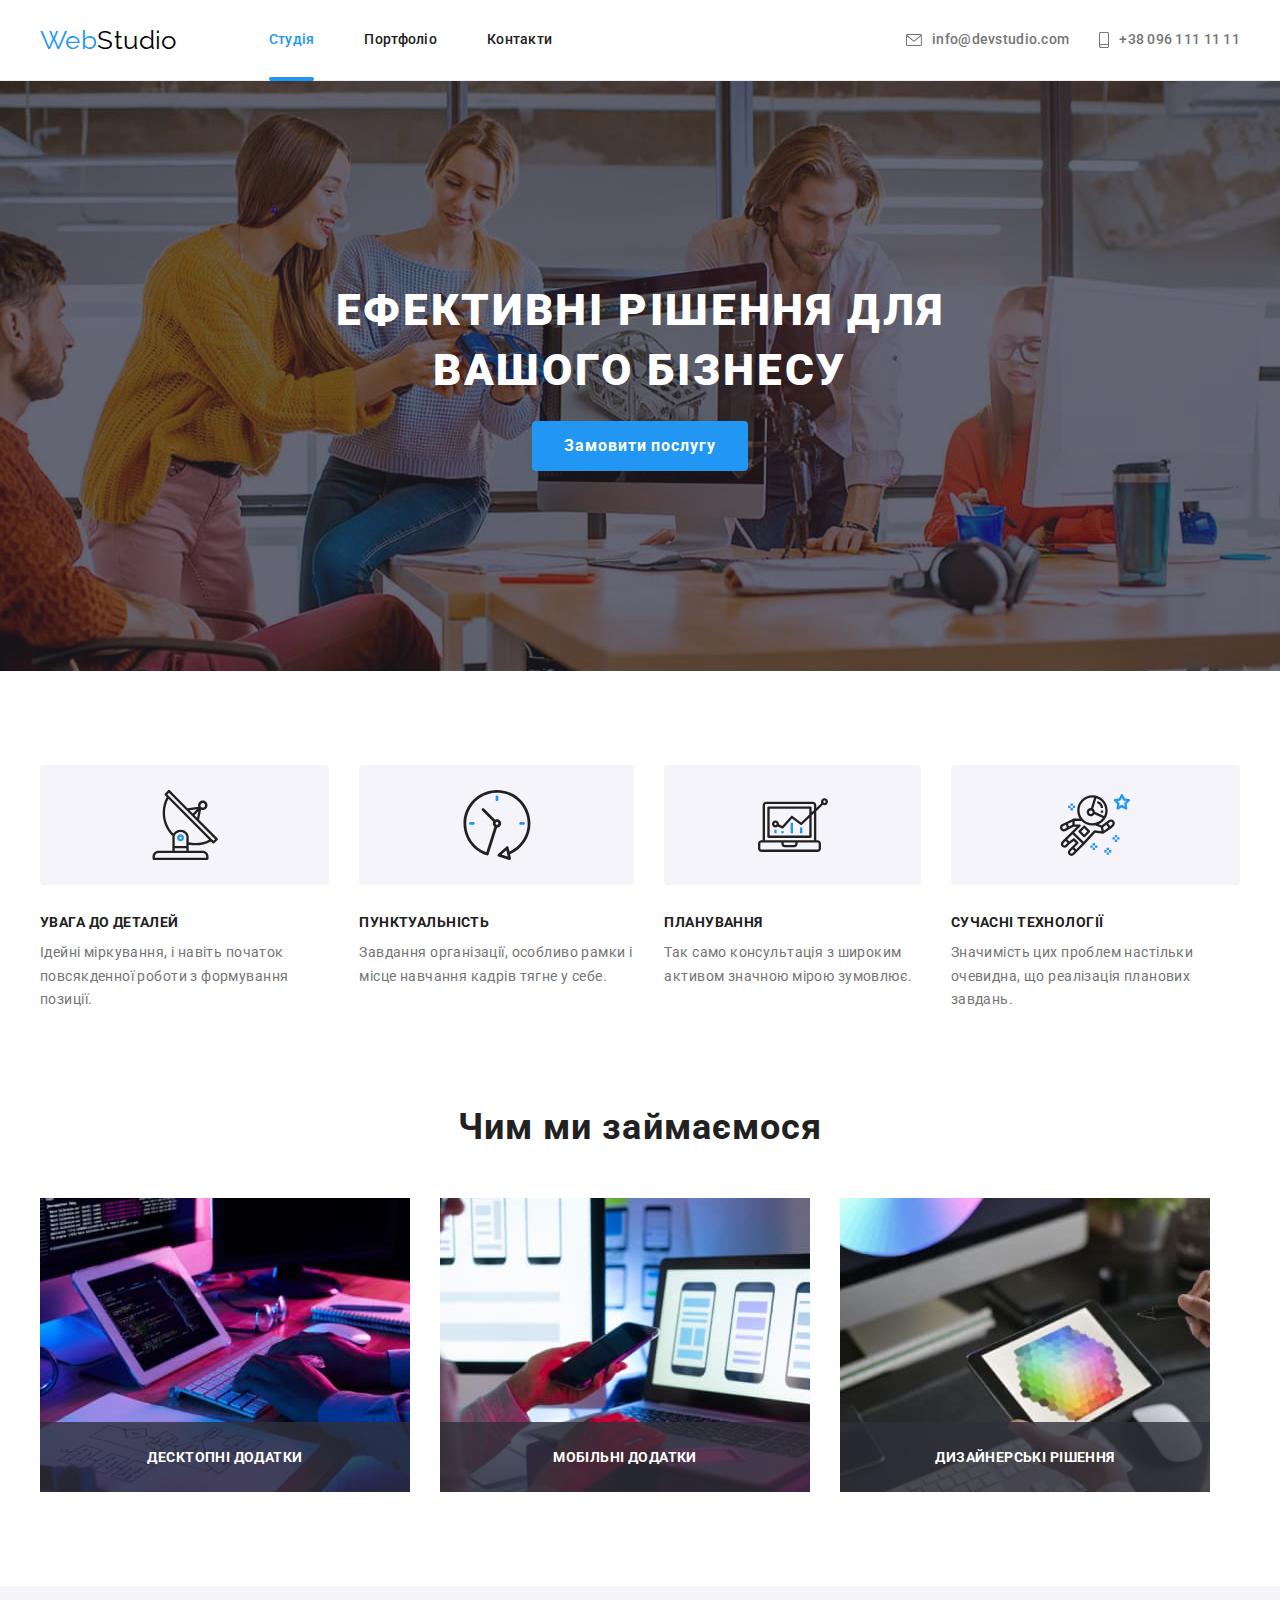
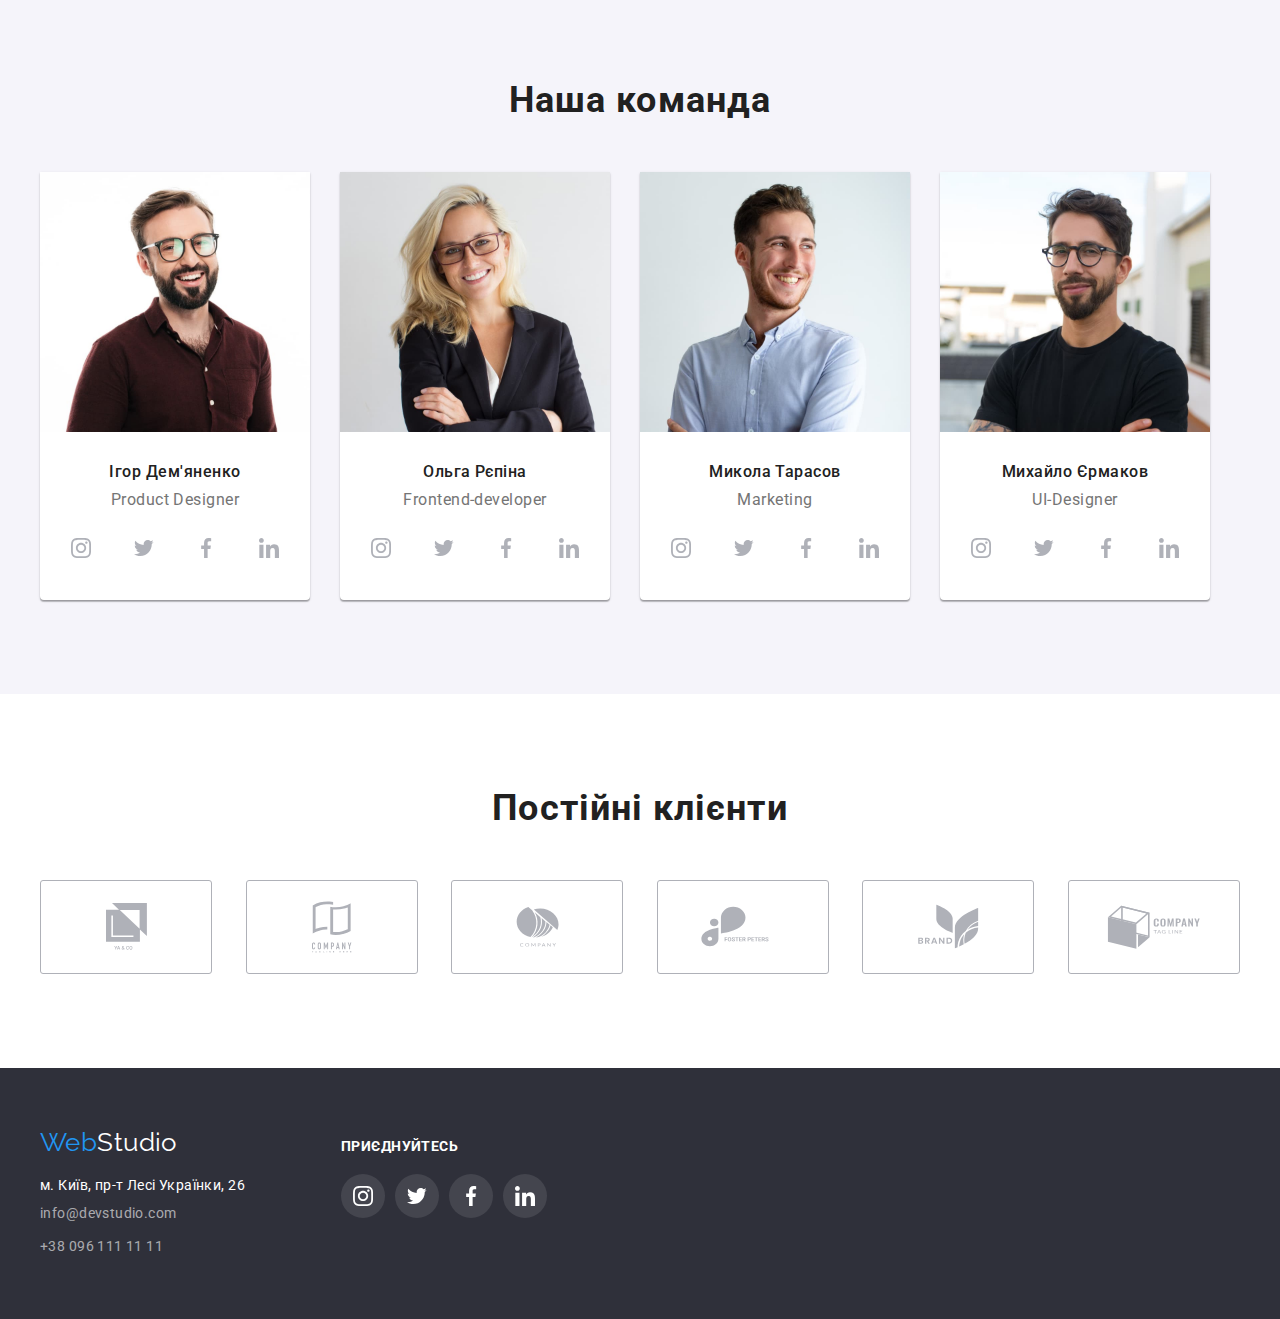
<file: index.html>
<!DOCTYPE html>
<html lang="uk">
  <head>
    <meta charset="UTF-8" />
    <meta http-equiv="X-UA-Compatible" content="IE=edge" />
    <meta name="viewport" content="width=device-width, initial-scale=1.0" />
    <title>WebStudio</title>
    <link rel="preconnect" href="https://fonts.googleapis.com" />
    <link rel="preconnect" href="https://fonts.gstatic.com" crossorigin />
    <link
      href="https://fonts.googleapis.com/css2?family=Raleway:wght@700&family=Roboto:wght@400;500;700;900&display=swap"
      rel="stylesheet"
    />
    <link
      rel="stylesheet"
      href="https://cdnjs.cloudflare.com/ajax/libs/modern-normalize/1.1.0/modern-normalize.min.css"
      integrity="sha512-wpPYUAdjBVSE4KJnH1VR1HeZfpl1ub8YT/NKx4PuQ5NmX2tKuGu6U/JRp5y+Y8XG2tV+wKQpNHVUX03MfMFn9Q=="
      crossorigin="anonymous"
      referrerpolicy="no-referrer"
    />
    <link rel="stylesheet" href="./css/styles.css" />
  </head>

  <body>
    <!-- шапка-хедер -->
    <header>
      <div class="container header">
        <!-- навигация по сайту -->
        <nav class="header-nav">
          <a class="logo link" href="./index.html">
            <span class="logo-web">Web</span
            ><span class="logo-studio">Studio</span>
          </a>
          <ul class="site-nav list">
            <li class="item">
              <a class="link current" href="./index.html">Студія</a>
            </li>
            <li class="item">
              <a class="link" href="./portfolio.html">Портфоліо</a>
            </li>
            <li class="item"><a class="link" href="#">Контакти</a></li>
          </ul>
        </nav>
        <!-- контакты -->
        <ul class="auth-nav list">
          <li class="item">
            <a class="link icon" href="mailto:info@devstudio.com">
              <svg class="icon-auth-nav" width="16px" height="12px">
                <use href="./images/icons.svg#icon-envelope"></use>
              </svg>
              info@devstudio.com
            </a>
          </li>
          <li class="item">
            <a class="link" href="tel:+380961111111">
              <svg class="icon-auth-nav" width="10px" height="16px">
                <use href="./images/icons.svg#icon-smartphone"></use>
              </svg>
              +38 096 111 11 11
            </a>
          </li>
        </ul>
      </div>
    </header>

    <main>
      <!-- герой -->
      <section class="hero">
        <div class="container">
          <h1 class="hero-title">Ефективні рішення для вашого бізнесу</h1>
          <button class="hero-button auto" type="button" data-modal-open>
            Замовити послугу
          </button>
        </div>
      </section>

      <!-- преимущества -->
      <section class="section">
        <div class="container">
          <h2 class="visually-hidden">Наші переваги</h2>
          <ul class="list benefits-list">
            <li class="benefits-item">
              <div class="icon-box-benefits">
                <svg class="" width="70px" height="70px">
                  <use href="./images/icons.svg#icon-antenna"></use>
                </svg>
              </div>
              <h3 class="title-benefits capital-letters">Увага до деталей</h3>
              <p class="description">
                Ідейні міркування, і навіть початок повсякденної роботи з
                формування позиції.
              </p>
            </li>

            <li>
              <div class="icon-box-benefits">
                <svg class="" width="70px" height="70px">
                  <use href="./images/icons.svg#icon-clock"></use>
                </svg>
              </div>
              <h3 class="title-benefits capital-letters">Пунктуальність</h3>
              <p class="description">
                Завдання організації, особливо рамки і місце навчання кадрів
                тягне у себе.
              </p>
            </li>

            <li>
              <div class="icon-box-benefits">
                <svg class="" width="70px" height="70px">
                  <use href="./images/icons.svg#icon-diagram"></use>
                </svg>
              </div>
              <h3 class="title-benefits capital-letters">Планування</h3>
              <p class="description">
                Так само консультація з широким активом значною мірою зумовлює.
              </p>
            </li>

            <li>
              <div class="icon-box-benefits">
                <svg class="" width="70px" height="70px">
                  <use href="./images/icons.svg#icon-astronaut"></use>
                </svg>
              </div>
              <h3 class="title-benefits capital-letters">Сучасні технології</h3>
              <p class="description">
                Значимість цих проблем настільки очевидна, що реалізація
                планових завдань.
              </p>
            </li>
          </ul>
        </div>
      </section>

      <!-- продукция -->
      <section class="products-section section">
        <div class="container products-container">
          <h2 class="products">Чим ми займаємося</h2>
          <ul class="list products-list">
            <li>
              <img
                src="./images/a-person-types-code-on-a-keyboard.jpg"
                alt="людина вводить код на клавіатурі"
                width="370"
                height="294"
              />
              <p class="products-desc">Десктопні додатки</p>
            </li>

            <li>
              <img
                src="./images/human-compares-types-of-markups-for-mobile.jpg"
                alt="людина порівнює типи розмітки для мобільного"
                width="370"
                height="294"
              />
              <p class="products-desc">Мобільні додатки</p>
            </li>

            <li>
              <img
                src="./images/person-chooses-color-on-tablet.jpg"
                alt="людина вибирає колір на планшеті"
                width="370"
                height="294"
              />
              <p class="products-desc">Дизайнерські рішення</p>
            </li>
          </ul>
        </div>
      </section>

      <!-- команда -->
      <section class="section-team section">
        <div class="container team-container">
          <h2 class="team">Наша команда</h2>
          <ul class="list team-list">
            <li class="team-card">
              <img
                src="./images/photography-product-designer.jpg"
                alt="фото продукт дизайнера"
                width="270"
                height="260"
              />
              <div class="team-text">
                <h3 class="team-title">Ігор Дем'яненко</h3>
                <p class="description team-description" lang="en">
                  Product Designer
                </p>
                <ul class="list list-socseti">
                  <li>
                    <a class="box-socseti team-socseti" href=""
                      ><svg class="icon-socseti" width="20px" height="20px">
                        <use
                          href="./images/icons.svg#icon-instagram"
                        ></use></svg
                    ></a>
                  </li>
                  <li>
                    <a class="box-socseti team-socseti" href=""
                      ><svg class="icon-socseti" width="20px" height="20px">
                        <use href="./images/icons.svg#icon-twitter"></use></svg
                    ></a>
                  </li>
                  <li>
                    <a class="box-socseti team-socseti" href=""
                      ><svg class="icon-socseti" width="20px" height="20px">
                        <use href="./images/icons.svg#icon-facebook"></use></svg
                    ></a>
                  </li>
                  <li>
                    <a class="box-socseti team-socseti" href=""
                      ><svg class="icon-socseti" width="20px" height="20px">
                        <use href="./images/icons.svg#icon-linkedin"></use></svg
                    ></a>
                  </li>
                </ul>
              </div>
            </li>

            <li class="team-card">
              <img
                src="./images/photography-frontend-developer.jpg"
                alt="фото фронтенд-розробника"
                width="270"
                height="260"
              />
              <div class="team-text">
                <h3 class="team-title">Ольга Рєпіна</h3>
                <p class="description team-description" lang="en">
                  Frontend-developer
                </p>
                <ul class="list list-socseti">
                  <li>
                    <a class="box-socseti team-socseti" href=""
                      ><svg class="icon-socseti" width="20px" height="20px">
                        <use
                          href="./images/icons.svg#icon-instagram"
                        ></use></svg
                    ></a>
                  </li>
                  <li>
                    <a class="box-socseti team-socseti" href=""
                      ><svg class="icon-socseti" width="20px" height="20px">
                        <use href="./images/icons.svg#icon-twitter"></use></svg
                    ></a>
                  </li>
                  <li>
                    <a class="box-socseti team-socseti" href=""
                      ><svg class="icon-socseti" width="20px" height="20px">
                        <use href="./images/icons.svg#icon-facebook"></use></svg
                    ></a>
                  </li>
                  <li>
                    <a class="box-socseti team-socseti" href=""
                      ><svg class="icon-socseti" width="20px" height="20px">
                        <use href="./images/icons.svg#icon-linkedin"></use></svg
                    ></a>
                  </li>
                </ul>
              </div>
            </li>

            <li class="team-card">
              <img
                src="./images/photography-marketing.jpg"
                alt="фото маркетолога"
                width="270"
                height="260"
              />
              <div class="team-text">
                <h3 class="team-title" lang="en">Микола Тарасов</h3>
                <p class="description team-description">Marketing</p>
                <ul class="list list-socseti">
                  <li>
                    <a class="box-socseti team-socseti" href=""
                      ><svg class="icon-socseti" width="20px" height="20px">
                        <use
                          href="./images/icons.svg#icon-instagram"
                        ></use></svg
                    ></a>
                  </li>
                  <li>
                    <a class="box-socseti team-socseti" href=""
                      ><svg class="icon-socseti" width="20px" height="20px">
                        <use href="./images/icons.svg#icon-twitter"></use></svg
                    ></a>
                  </li>
                  <li>
                    <a class="box-socseti team-socseti" href=""
                      ><svg class="icon-socseti" width="20px" height="20px">
                        <use href="./images/icons.svg#icon-facebook"></use></svg
                    ></a>
                  </li>
                  <li>
                    <a class="box-socseti team-socseti" href=""
                      ><svg class="icon-socseti" width="20px" height="20px">
                        <use href="./images/icons.svg#icon-linkedin"></use></svg
                    ></a>
                  </li>
                </ul>
              </div>
            </li>

            <li class="team-card">
              <img
                src="./images/photography-ui-designer.jpg"
                alt="фото ui-дизайнер"
                width="270"
                height="260"
              />
              <div class="team-text">
                <h3 class="team-title">Михайло Єрмаков</h3>
                <p class="description team-description" lang="en">
                  UI-Designer
                </p>
                <ul class="list list-socseti">
                  <li>
                    <a class="box-socseti team-socseti" href=""
                      ><svg class="icon-socseti" width="20px" height="20px">
                        <use
                          href="./images/icons.svg#icon-instagram"
                        ></use></svg
                    ></a>
                  </li>
                  <li>
                    <a class="box-socseti team-socseti" href=""
                      ><svg class="icon-socseti" width="20px" height="20px">
                        <use href="./images/icons.svg#icon-twitter"></use></svg
                    ></a>
                  </li>
                  <li>
                    <a class="box-socseti team-socseti" href=""
                      ><svg class="icon-socseti" width="20px" height="20px">
                        <use href="./images/icons.svg#icon-facebook"></use></svg
                    ></a>
                  </li>
                  <li>
                    <a class="box-socseti team-socseti" href=""
                      ><svg class="icon-socseti" width="20px" height="20px">
                        <use href="./images/icons.svg#icon-linkedin"></use></svg
                    ></a>
                  </li>
                </ul>
              </div>
            </li>
          </ul>
        </div>
      </section>
    </main>

    <!-- постоянные клиенты -->
    <section class="section-clients section">
      <div class="clients-container container">
        <h2 class="clients">Постійні клієнти</h2>
        <ul class="list list-sites">
          <li>
            <a class="clients-sites" href=""
              ><svg class="icon-clients" width="41px" height="47px">
                <use href="./images/icons.svg#icon-client-logo-1"></use>
              </svg>
            </a>
          </li>
          <li>
            <a class="clients-sites" href=""
              ><svg class="icon-clients" width="40px" height="52px">
                <use href="./images/icons.svg#icon-client-logo-2"></use>
              </svg>
            </a>
          </li>
          <li>
            <a class="clients-sites" href=""
              ><svg class="icon-clients" width="43px" height="41px">
                <use href="./images/icons.svg#icon-client-logo-3"></use>
              </svg>
            </a>
          </li>
          <li>
            <a class="clients-sites" href=""
              ><svg class="icon-clients" width="84px" height="41px">
                <use href="./images/icons.svg#icon-client-logo-4"></use>
              </svg>
            </a>
          </li>
          <li>
            <a class="clients-sites" href=""
              ><svg class="icon-clients" width="63px" height="45px">
                <use href="./images/icons.svg#icon-client-logo-5"></use>
              </svg>
            </a>
          </li>
          <li>
            <a class="clients-sites" href=""
              ><svg class="icon-clients" width="94px" height="44px">
                <use href="./images/icons.svg#icon-client-logo-6"></use>
              </svg>
            </a>
          </li>
        </ul>
      </div>
    </section>

    <!-- подвал-футер -->
    <footer class="footer section">
      <div class="container footer-container">
        <div>
          <a class="logo link" href="./index.html">
            <span class="logo-web">Web</span
            ><span class="logo-footer-studio">Studio</span>
          </a>
          <address>
            <ul class="list list-address">
              <li class="address-item">
                <a
                  class="link footer-address"
                  href="https://goo.gl/maps/CPtrU1FHBa2aNyZL9"
                  target="_blank"
                  rel="noopener noreferrer nofollow"
                >
                  м. Київ, пр-т Лесі Українки, 26
                </a>
              </li>
              <li class="address-item">
                <a class="link footer-contact" href="mailto:info@devstudio.com">
                  info@devstudio.com
                </a>
              </li>
              <li class="address-item">
                <a class="link footer-contact" href="tel:+380961111111">
                  +38 096 111 11 11
                </a>
              </li>
            </ul>
          </address>
        </div>
        <!-- присоеденяйтесь -->
        <div class="join-aside">
          <h3 class="join capital-letters">Приєднуйтесь</h3>
          <ul class="list join-list">
            <li class="join-box">
              <a class="box-socseti" href=""
                ><svg class="icon-socseti" width="20px" height="20px">
                  <use href="./images/icons.svg#icon-instagram"></use></svg
              ></a>
            </li>
            <li class="join-box">
              <a class="box-socseti" href=""
                ><svg class="icon-socseti" width="20px" height="20px">
                  <use href="./images/icons.svg#icon-twitter"></use></svg
              ></a>
            </li>
            <li class="join-box">
              <a class="box-socseti" href=""
                ><svg class="icon-socseti" width="20px" height="20px">
                  <use href="./images/icons.svg#icon-facebook"></use></svg
              ></a>
            </li>
            <li class="join-box">
              <a class="box-socseti" href=""
                ><svg class="icon-socseti" width="20px" height="20px">
                  <use href="./images/icons.svg#icon-linkedin"></use></svg
              ></a>
            </li>
          </ul>
        </div>
      </div>
    </footer>

    <div class="backdrob is-hidden" data-modal>
      <div class="modal">
        <button type="button" class="modal-close-button" data-modal-close>
          <svg class="close-icon" width="18" height="18">
            <use href="./images/icons.svg#icon-close-icon"></use>
          </svg>
        </button>
      </div>
    </div>

    <script src="./js/modal.js"></script>
  </body>
</html>
</file>
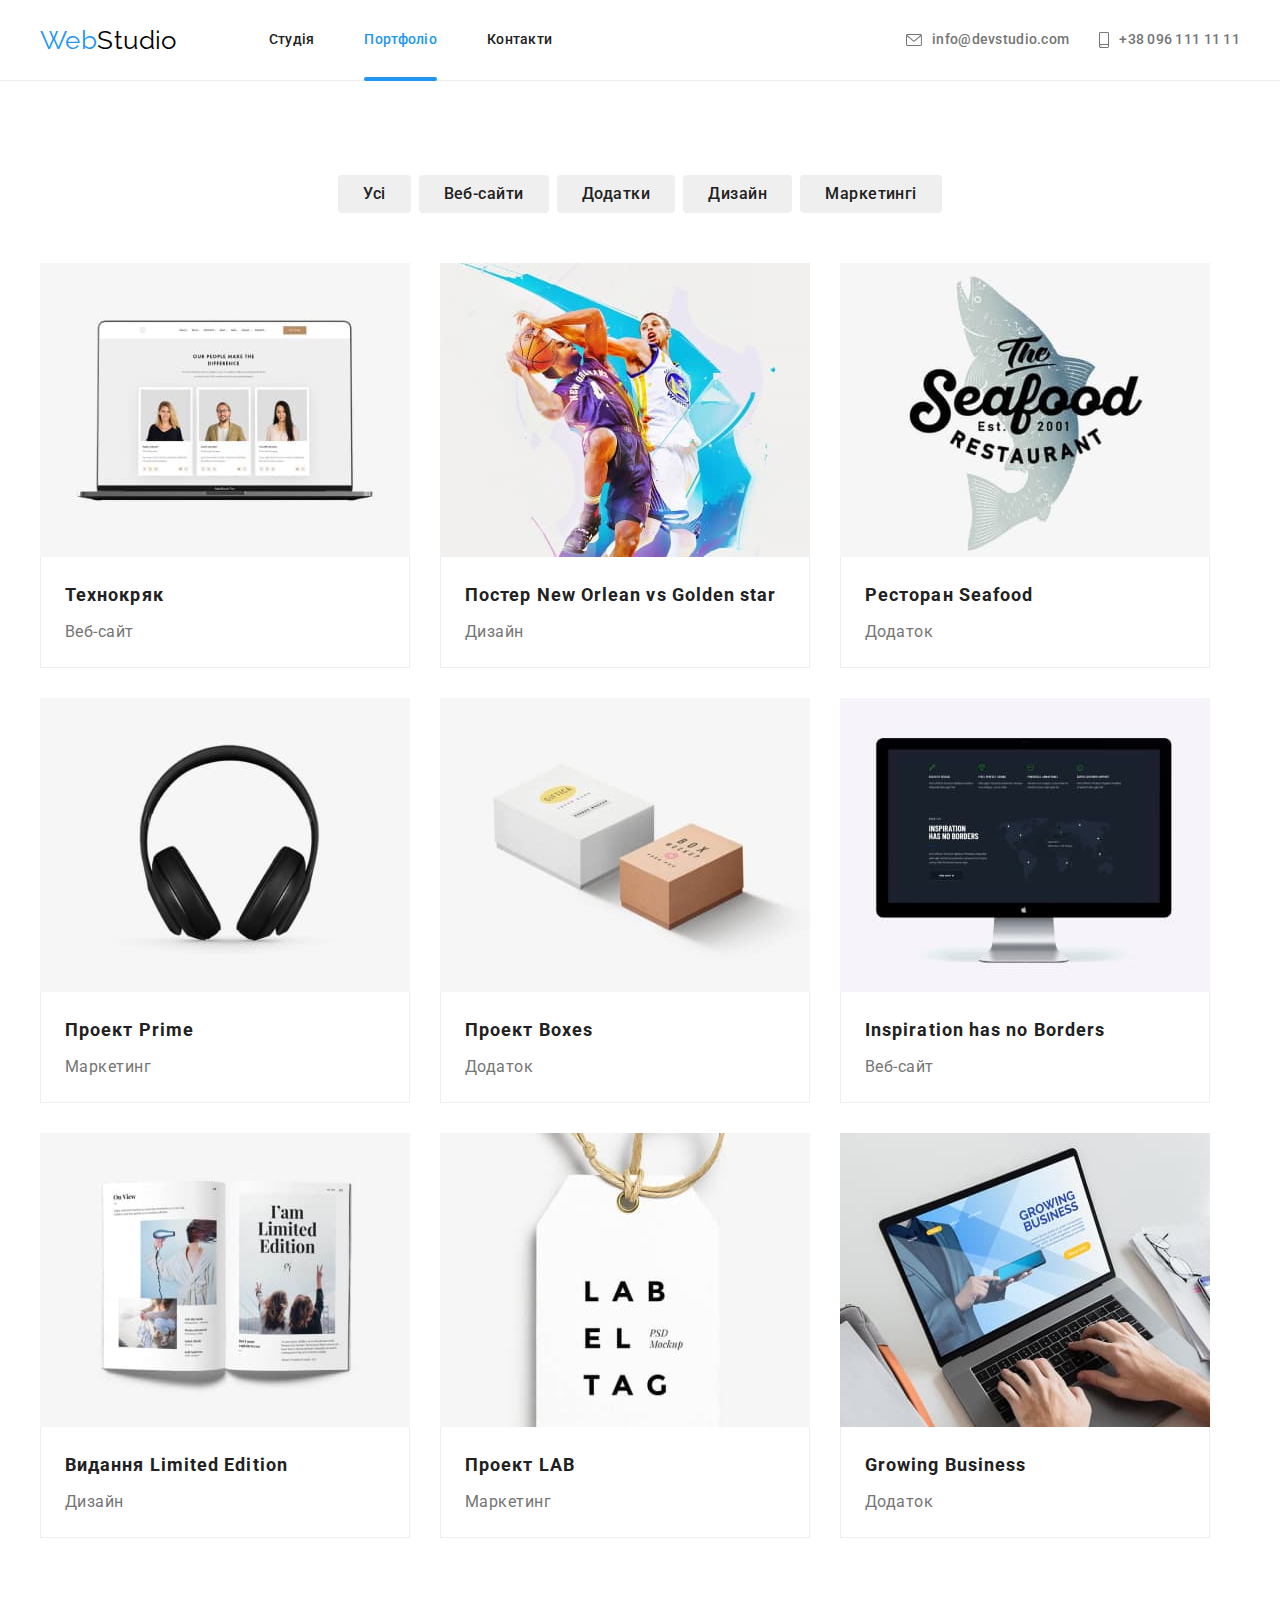
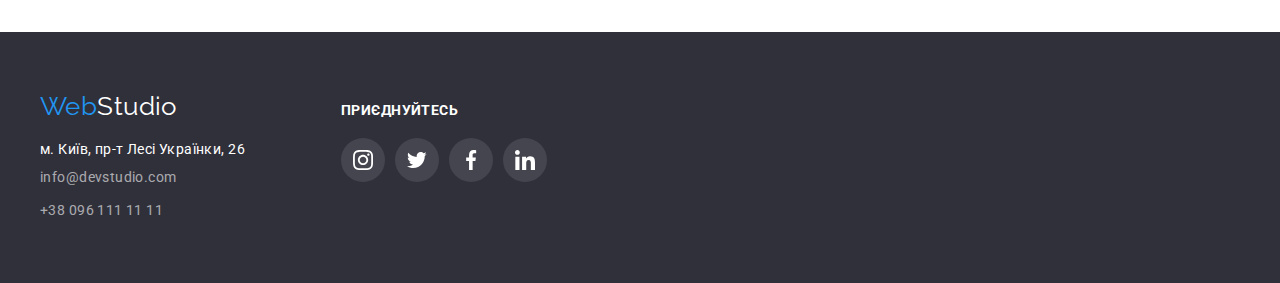
<file: portfolio.html>
<!DOCTYPE html>
<html lang="uk">
  <head>
    <meta charset="UTF-8" />
    <meta http-equiv="X-UA-Compatible" content="IE=edge" />
    <meta name="viewport" content="width=device-width, initial-scale=1.0" />
    <title>WebStudio</title>
    <link rel="preconnect" href="https://fonts.googleapis.com" />
    <link rel="preconnect" href="https://fonts.gstatic.com" crossorigin />
    <link
      href="https://fonts.googleapis.com/css2?family=Raleway:wght@700&family=Roboto:wght@400;500;700;900&display=swap"
      rel="stylesheet"
    />
    <link
      rel="stylesheet"
      href="https://cdnjs.cloudflare.com/ajax/libs/modern-normalize/1.1.0/modern-normalize.min.css"
      integrity="sha512-wpPYUAdjBVSE4KJnH1VR1HeZfpl1ub8YT/NKx4PuQ5NmX2tKuGu6U/JRp5y+Y8XG2tV+wKQpNHVUX03MfMFn9Q=="
      crossorigin="anonymous"
      referrerpolicy="no-referrer"
    />
    <link rel="stylesheet" href="./css/styles.css" />
  </head>

  <body>
    <!-- шапка-хедер -->
    <header>
      <div class="container header">
        <!-- навигация по сайту -->
        <nav class="header-nav">
          <a class="logo link" href="./index.html">
            <span class="logo-web">Web</span
            ><span class="logo-studio">Studio</span>
          </a>
          <ul class="site-nav list">
            <li class="item">
              <a class="link" href="./index.html">Студія</a>
            </li>
            <li class="item">
              <a class="link current" href="./portfolio.html">Портфоліо</a>
            </li>
            <li class="item"><a class="link" href="#">Контакти</a></li>
          </ul>
        </nav>
        <!-- контакты -->
        <ul class="auth-nav list">
          <li class="item">
            <a class="link icon" href="mailto:info@devstudio.com">
              <svg class="icon-auth-nav" width="16px" height="12px">
                <use href="./images/icons.svg#icon-envelope"></use>
              </svg>
              info@devstudio.com
            </a>
          </li>
          <li class="item">
            <a class="link" href="tel:+380961111111">
              <svg class="icon-auth-nav" width="10px" height="16px">
                <use href="./images/icons.svg#icon-smartphone"></use>
              </svg>
              +38 096 111 11 11
            </a>
          </li>
        </ul>
      </div>
    </header>

    <main>
      <!-- герой -->
      <section class="work-cards section">
        <div class="container portfolio-container">
          <!-- фильтры карточек работ -->
          <h1 class="visually-hidden">Портфоліо</h1>
          <ul class="filters list">
            <li>
              <button class="filters-button auto" type="button">Усі</button>
            </li>
            <li>
              <button class="filters-button auto" type="button">
                Веб-сайти
              </button>
            </li>
            <li>
              <button class="filters-button auto" type="button">Додатки</button>
            </li>
            <li>
              <button class="filters-button auto" type="button">Дизайн</button>
            </li>
            <li>
              <button class="filters-button auto" type="button">
                Маркетингі
              </button>
            </li>
          </ul>
          <!-- карточки робот -->
          <ul class="list portfolio-list">
            <li>
              <a class="link-portfolio link" href="">
                <div class="box-img">
                  <img
                    src="./images/three-persons.jpg"
                    alt="вебсайт на екрані ноутбука"
                    width="370"
                    height="294"
                  />
                  <div class="paragraph-hidden">
                    <p>
                      Ресурс пропонує комплексні пропозиції з різним рівнем
                      функціоналу та сервісів. Все це дозволить відвідувачу
                      отримати вичерпні відомості про компанію чи приватну
                      особу.
                    </p>
                  </div>
                </div>
                <div class="text-cards-portfolio">
                  <h2 class="portfolio-title">Технокряк</h2>
                  <p class="description portfolio-description">Веб-сайт</p>
                </div>
              </a>
            </li>
            <li>
              <a class="link-portfolio link" href="">
                <div class="box-img">
                  <img
                    src="./images/basketball-players.jpg"
                    alt="постер с баскетболистами"
                    width="370"
                    height="294"
                  />
                  <div class="paragraph-hidden">
                    <p>
                      Ресурс пропонує комплексні пропозиції з різним рівнем
                      функціоналу та сервісів. Все це дозволить відвідувачу
                      отримати вичерпні відомості про компанію чи приватну
                      особу.
                    </p>
                  </div>
                </div>
                <div class="text-cards-portfolio">
                  <h2 class="portfolio-title">
                    Постер New Orlean vs Golden star
                  </h2>
                  <p class="description portfolio-description">Дизайн</p>
                  <!-- <p class="paragraph">вспливаючий текст?</p> -->
                </div>
              </a>
            </li>
            <li>
              <a class="link-portfolio link" href="">
                <div class="box-img">
                  <img
                    src="./images/fish.jpg"
                    alt="Риба та назва ресторана"
                    width="370"
                    height="294"
                  />
                  <div class="paragraph-hidden">
                    <p>
                      Ресурс пропонує комплексні пропозиції з різним рівнем
                      функціоналу та сервісів. Все це дозволить відвідувачу
                      отримати вичерпні відомості про компанію чи приватну
                      особу.
                    </p>
                  </div>
                </div>
                <div class="text-cards-portfolio">
                  <h2 class="portfolio-title">Ресторан Seafood</h2>
                  <p class="description portfolio-description">Додаток</p>
                  <!-- <p class="paragraph">вспливаючий текст?</p> -->
                </div>
              </a>
            </li>
            <li>
              <a class="link-portfolio link" href="">
                <div class="box-img">
                  <img
                    src="./images/headphones.jpg"
                    alt="Навушники"
                    width="370"
                    height="294"
                  />
                  <div class="paragraph-hidden">
                    <p>
                      Ресурс пропонує комплексні пропозиції з різним рівнем
                      функціоналу та сервісів. Все це дозволить відвідувачу
                      отримати вичерпні відомості про компанію чи приватну
                      особу.
                    </p>
                  </div>
                </div>
                <div class="text-cards-portfolio">
                  <h2 class="portfolio-title">Проект Prime</h2>
                  <p class="description portfolio-description">Маркетинг</p>
                  <!-- <p class="paragraph">вспливаючий текст?</p> -->
                </div>
              </a>
            </li>
            <li>
              <a class="link-portfolio link" href="">
                <div class="box-img">
                  <img
                    src="./images/boxes.jpg"
                    alt="Коробки"
                    width="370"
                    height="294"
                  />
                  <div class="paragraph-hidden">
                    <p>
                      Ресурс пропонує комплексні пропозиції з різним рівнем
                      функціоналу та сервісів. Все це дозволить відвідувачу
                      отримати вичерпні відомості про компанію чи приватну
                      особу.
                    </p>
                  </div>
                </div>
                <div class="text-cards-portfolio">
                  <h2 class="portfolio-title">Проект Boxes</h2>
                  <p class="description portfolio-description">Додаток</p>
                  <!-- <p class="paragraph">вспливаючий текст?</p> -->
                </div>
              </a>
            </li>
            <li>
              <a class="link-portfolio link" href="">
                <div class="box-img">
                  <img
                    src="./images/monitor.jpg"
                    alt="Монітор"
                    width="370"
                    height="294"
                  />
                  <div class="paragraph-hidden">
                    <p>
                      Ресурс пропонує комплексні пропозиції з різним рівнем
                      функціоналу та сервісів. Все це дозволить відвідувачу
                      отримати вичерпні відомості про компанію чи приватну
                      особу.
                    </p>
                  </div>
                </div>
                <div class="text-cards-portfolio">
                  <h2 class="portfolio-title">Inspiration has no Borders</h2>
                  <p class="description portfolio-description">Веб-сайт</p>
                  <!-- <p class="paragraph">вспливаючий текст?</p> -->
                </div>
              </a>
            </li>
            <li>
              <a class="link-portfolio link" href="">
                <div class="box-img">
                  <img
                    src="./images/open-book.jpg"
                    alt="Відкрита книга"
                    width="370"
                    height="294"
                  />
                  <div class="paragraph-hidden">
                    <p>
                      Ресурс пропонує комплексні пропозиції з різним рівнем
                      функціоналу та сервісів. Все це дозволить відвідувачу
                      отримати вичерпні відомості про компанію чи приватну
                      особу.
                    </p>
                  </div>
                </div>
                <div class="text-cards-portfolio">
                  <h2 class="portfolio-title">Видання Limited Edition</h2>
                  <p class="description portfolio-description">Дизайн</p>
                  <!-- <p class="paragraph">вспливаючий текст?</p> -->
                </div>
              </a>
            </li>
            <li>
              <a class="link-portfolio link" href="">
                <div class="box-img">
                  <img
                    src="./images/tag.jpg"
                    alt="Бірка"
                    width="370"
                    height="294"
                  />
                  <div class="paragraph-hidden">
                    <p>
                      Ресурс пропонує комплексні пропозиції з різним рівнем
                      функціоналу та сервісів. Все це дозволить відвідувачу
                      отримати вичерпні відомості про компанію чи приватну
                      особу.
                    </p>
                  </div>
                </div>
                <div class="text-cards-portfolio">
                  <h2 class="portfolio-title">Проект LAB</h2>
                  <p class="description portfolio-description">Маркетинг</p>
                  <!-- <p class="paragraph">вспливаючий текст?</p> -->
                </div>
              </a>
            </li>
            <li>
              <a class="link-portfolio link" href="">
                <div class="box-img">
                  <img
                    src="./images/typing-on-laptop.jpg"
                    alt="Людина процює на ноутбуці"
                    width="370"
                    height="294"
                  />
                  <div class="paragraph-hidden">
                    <p>
                      Ресурс пропонує комплексні пропозиції з різним рівнем
                      функціоналу та сервісів. Все це дозволить відвідувачу
                      отримати вичерпні відомості про компанію чи приватну
                      особу.
                    </p>
                  </div>
                </div>
                <div class="text-cards-portfolio">
                  <h2 class="portfolio-title">Growing Business</h2>
                  <p class="description portfolio-description">Додаток</p>
                  <!-- <p class="paragraph">вспливаючий текст?</p> -->
                </div>
              </a>
            </li>
          </ul>
        </div>
      </section>
    </main>
    <!-- подвал-футер -->
    <footer class="footer section">
      <div class="container footer-container">
        <div>
          <a class="logo link" href="./index.html">
            <span class="logo-web">Web</span
            ><span class="logo-footer-studio">Studio</span>
          </a>
          <address>
            <ul class="list list-address">
              <li class="address-item">
                <a
                  class="link footer-address"
                  href="https://goo.gl/maps/CPtrU1FHBa2aNyZL9"
                  target="_blank"
                  rel="noopener noreferrer nofollow"
                >
                  м. Київ, пр-т Лесі Українки, 26
                </a>
              </li>
              <li class="address-item">
                <a class="link footer-contact" href="mailto:info@devstudio.com">
                  info@devstudio.com
                </a>
              </li>
              <li class="address-item">
                <a class="link footer-contact" href="tel:+380961111111">
                  +38 096 111 11 11
                </a>
              </li>
            </ul>
          </address>
        </div>
        <!-- присоеденяйтесь -->
        <div class="join-aside">
          <h3 class="join capital-letters">Приєднуйтесь</h3>
          <ul class="list join-list">
            <li class="join-box">
              <a class="box-socseti" href=""
                ><svg class="icon-socseti" width="20px" height="20px">
                  <use href="./images/icons.svg#icon-instagram"></use></svg
              ></a>
            </li>
            <li class="join-box">
              <a class="box-socseti" href=""
                ><svg class="icon-socseti" width="20px" height="20px">
                  <use href="./images/icons.svg#icon-twitter"></use></svg
              ></a>
            </li>
            <li class="join-box">
              <a class="box-socseti" href=""
                ><svg class="icon-socseti" width="20px" height="20px">
                  <use href="./images/icons.svg#icon-facebook"></use></svg
              ></a>
            </li>
            <li class="join-box">
              <a class="box-socseti" href=""
                ><svg class="icon-socseti" width="20px" height="20px">
                  <use href="./images/icons.svg#icon-linkedin"></use></svg
              ></a>
            </li>
          </ul>
        </div>
      </div>
    </footer>
  </body>
</html>
</file>
<file: css/styles.css>
body {
  font-family: Roboto, sans-serif;
  font-size: 14px;
  letter-spacing: 0.03em;
  color: var(--basic-color);
  background: var(--main-color);
  margin: 0;
}

:root {
  /* цвета для текста */
  --accent-color: #2196f3;
  --basic-color: #212121;
  --second-basic: #ffffff;
  --logo-color: #000000;
  --description-color: #757575;
  --footer-contact-color: rgba(255, 255, 255, 0.6);
  /*цвета для фона*/
  --main-color: #ffffff;
  --hero-footer-section-background: #2f303a;
  --team-section-background: #f5f4fa;
  --benefits-background-icon: #f5f4fa;
  --hero-bacrground: #c4c4c4;
  /* цвет рамки карточек работ */
  --border-header: #ececec;
  --work-card-frame: #eeeeee;
  /* цвет иконок */
  --basic-icon: #afb1b8;
  --second-icon: #ffffff;
}

/* перебивка стилей */
.list {
  padding: 0;
  margin: 0;
  list-style: none;
}

.link {
  text-decoration: none;

  transition-property: color;
  transition-duration: 250ms;
  transition-timing-function: cubic-bezier(0.4, 0, 0.2, 1);
}

img {
  display: block;
}

/* <!-- шапка-хедер --> */
.container {
  margin-left: auto;
  margin-right: auto;
  width: 1200px;
  padding-left: 15px;
  padding-right: 15px;
}

header {
  border-bottom: 1px solid var(--border-header);
}

.header {
  display: flex;
  align-items: center;
}

.header-nav {
  display: flex;
  align-items: center;
}

/* логотип */
.logo {
  font-family: Raleway;
  font-size: 26px;
  line-height: 1.11;
}

.logo-web {
  color: var(--accent-color);
}

.logo-studio {
  color: var(--logo-color);
}

/* навигация сайта  */
.site-nav {
  display: flex;
  align-items: center;
  margin-left: 92px;
}

.site-nav .item + .item {
  margin-left: 50px;
}

.site-nav .link {
  display: block;
  padding-top: 32px;
  padding-bottom: 32px;

  transition-property: color;
  transition-duration: 250ms;
  transition-timing-function: cubic-bezier(0.4, 0, 0.2, 1);

  color: var(--basic-color);
  font-weight: 500;
  line-height: 1.14;
  letter-spacing: 0.02em;
}

.site-nav .current {
  color: var(--accent-color);
}

.item {
  position: relative;
}

.current::after {
  display: block;
  content: "";

  position: absolute;
  left: 0;
  bottom: -1px;

  height: 4px;
  width: 100%;
  background-color: var(--accent-color);
  border-radius: 2px;
}

/* контакты */
.auth-nav {
  display: flex;
  margin-left: auto;
}

.icon-auth-nav {
  margin-right: 10px;

  fill: var(--description-color);
  transition-property: fill;
  transition-duration: 250ms;
  transition-timing-function: cubic-bezier(0.4, 0, 0.2, 1);
}

.auth-nav .item + .item {
  margin-left: 30px;
}

.auth-nav .link {
  display: flex;
  align-items: center;
  font-weight: 500;
  line-height: 1.14;
  letter-spacing: 0.02em;
  color: var(--description-color);

  transition-property: color;
  transition-duration: 250ms;
  transition-timing-function: cubic-bezier(0.4, 0, 0.2, 1);
}

.link:hover,
.link:focus {
  color: var(--accent-color);
}

.link:hover .icon-auth-nav,
.link:focus .icon-auth-nav {
  fill: var(--accent-color);
}

.hero-button {
  font-family: Roboto;
  font-weight: 700;
  font-size: 16px;
  line-height: 1.87;
  background: var(--accent-color);
  width: 216px;
  height: 50px;

  border-radius: 4px;
  border: none;
  letter-spacing: 0.06em;
  color: var(--second-basic);
}

.filters-button {
  padding-top: 6px;
  padding-bottom: 6px;
  padding-left: 25px;
  padding-right: 25px;
  border-radius: 4px;
  border: none;

  font-family: inherit;
  font-weight: 500;
  font-size: 16px;
  line-height: 1.62;
  text-align: center;
  letter-spacing: 0.03em;
  color: var(--basic-color);

  transition-property: color, background-color, box-shadow;
  transition-duration: 250ms;
  transition-timing-function: cubic-bezier(0.4, 0, 0.2, 1);
}

.filters-button:hover,
.filters-button:focus {
  background-color: var(--accent-color);
  color: var(--main-color);
  box-shadow: 0px 3px 1px rgba(0, 0, 0, 0.1), 0px 1px 2px rgba(0, 0, 0, 0.08),
    0px 2px 2px rgba(0, 0, 0, 0.12);
}

.auto {
  cursor: pointer;
}

/* <!-- герой --> */
.hero {
  max-height: 1600px;
  margin: 0 auto;
  padding-top: 200px;
  padding-bottom: 200px;
  background: var(--hero-footer-section-background);
  text-align: center;
  background-color: var(--hero-bacrground);
  background-image: linear-gradient(
      rgba(47, 48, 58, 0.4),
      rgba(47, 48, 58, 0.4)
    ),
    url("../images/het-site.jpg");
  background-position: center;
  background-repeat: no-repeat;
}

.hero-title {
  margin-top: 0;
  margin-bottom: 20px;
  margin-left: auto;
  margin-right: auto;
  width: 696px;

  color: var(--second-basic);
  font-weight: 900;
  font-size: 44px;
  line-height: 1.36;
  text-align: center;
  letter-spacing: 0.06em;
  text-transform: uppercase;
}

/* <!-- преимущества --> */

.section {
  padding-top: 94px;
  padding-bottom: 94px;
}

/* общее скрытие заголовков */
.visually-hidden {
  position: absolute;
  white-space: nowrap;
  width: 1px;
  height: 1px;
  overflow: hidden;
  border: 0;
  padding: 0;
  clip: rect(0 0 0 0);
  clip-path: inset(50%);
  margin: -1px;
}

.benefits-list {
  display: flex;
  gap: 30px;
}

.icon-box-benefits {
  display: flex;
  justify-content: center;
  align-items: center;
  border-radius: 4px;
  height: 120px;
  background: var(--benefits-background-icon);
  margin-bottom: 30px;
}

.title-benefits {
  margin-top: 0;
  margin-bottom: 10px;
  font-size: 14px;
  line-height: 1.14;
  letter-spacing: 0.03em;
}

.capital-letters {
  text-transform: uppercase;
}

.description {
  margin-top: 0;
  margin-bottom: 0;
  line-height: 1.71;
  color: var(--description-color);
}

/* <!-- продукция --> */
.products-section {
  padding-top: 0;
}

.products-container {
  display: block;
}

.products {
  text-align: center;
  margin-top: 0;
  margin-bottom: 50px;

  font-size: 36px;
  line-height: 1.17;
  letter-spacing: 0.03em;
}

.products-list {
  display: flex;
  gap: 30px;
}

.products-list li {
  position: relative;
}

.products-desc {
  position: absolute;
  bottom: 0;
  width: 100%;

  display: flex;
  font-weight: 700;
  text-transform: uppercase;
  color: #ffffff;
  height: 70px;
  background: rgba(47, 48, 58, 0.8);
  align-items: center;
  justify-content: center;
}

.products-list p {
  margin: 0;
}

/* <!-- команда --> */
.section-team {
  background: var(--team-section-background);
}

.team-container {
  display: block;
}

.team {
  margin-top: 0;
  margin-bottom: 50px;

  font-size: 36px;
  line-height: 1.16;
  text-align: center;
  letter-spacing: 0.03em;
}

.team-list {
  display: flex;
  gap: 30px;
}

.team-card {
  background-color: var(--main-color);
  box-shadow: 0px 1px 3px rgba(0, 0, 0, 0.12), 0px 1px 1px rgba(0, 0, 0, 0.14),
    0px 2px 1px rgba(0, 0, 0, 0.2);
  border-radius: 0px 0px 4px 4px;
}

.team-text {
  padding-top: 30px;
  padding-bottom: 30px;
}

.team-title {
  margin-top: 0;
  margin-bottom: 10px;
  font-weight: 500;
  font-size: 16px;
  line-height: 1.19;
  letter-spacing: 0.03em;
  text-align: center;
}

.team-description {
  font-size: 16px;
  line-height: 1.18;
  letter-spacing: 0.03em;
  text-align: center;
  margin-bottom: 16px;
}

.list-socseti {
  display: flex;
  justify-content: space-evenly;
}

.box-socseti {
  display: flex;
  justify-content: center;
  align-items: center;
  width: 44px;
  height: 44px;
  border-radius: 50%;

  transition-property: background-color;
  transition-duration: 250ms;
  transition-timing-function: cubic-bezier(0.4, 0, 0.2, 1);
}

.icon-socseti {
  fill: var(--basic-icon);
  transition-property: fill;
  transition-duration: 250ms;
  transition-timing-function: cubic-bezier(0.4, 0, 0.2, 1);
}

.box-socseti:hover,
.box-socseti:focus {
  background-color: var(--accent-color);
}

.team-socseti:hover .icon-socseti {
  fill: var(--main-color);
}

/* <!-- постоянные клиенты --> */
.clients-container {
  display: block;
}

.clients {
  margin-top: 0;
  margin-bottom: 50px;

  font-size: 36px;
  line-height: 1.16;
  text-align: center;
  letter-spacing: 0.03em;
}

.list-sites {
  display: flex;
  justify-content: space-between;
}

.clients-sites {
  display: flex;
  justify-content: center;
  align-items: center;
  width: 170px;
  height: 92px;
  border: 1px solid var(--basic-icon);
  border-radius: 3px;

  transition-property: border-color;
  transition-duration: 250ms;
  transition-timing-function: cubic-bezier(0.4, 0, 0.2, 1);
}

.icon-clients {
  fill: var(--basic-icon);
  transition-property: fill;
  transition-duration: 250ms;
  transition-timing-function: cubic-bezier(0.4, 0, 0.2, 1);
}

.clients-sites:hover,
.clients-sites:focus,
.clients-sites:hover .icon-clients,
.clients-sites:focus .icon-clients {
  border-color: var(--accent-color);
  fill: var(--accent-color);
}

/* <!-- подвал-футер --> */
.footer {
  background: var(--hero-footer-section-background);
  padding-top: 60px;
  padding-bottom: 60px;
}

.footer-container {
  display: flex;
  align-items: baseline;
}

.list-address {
  display: flex;
  flex-direction: column;
  width: 231px;
  margin-top: 20px;

  font-style: normal;
}

.address-item {
  margin-bottom: 9px;
}

.address-item:last-child {
  margin-bottom: 0;
}

.logo-footer-studio,
.footer-address {
  color: var(--second-basic);
}

.footer-contact {
  font-size: 14px;
  line-height: 1.71;
  letter-spacing: 0.03em;
  color: var(--footer-contact-color);

  transition-property: color;
  transition-duration: 250ms;
  transition-timing-function: cubic-bezier(0.4, 0, 0.2, 1);
}

/* <!-- присоеденяйтесь --> */
.join-aside {
  margin-left: 70px;
}

.join {
  margin: 0;
  margin-bottom: 20px;

  color: var(--second-basic);
  font-size: 14px;
}

.join-list {
  display: flex;
}

.join-box {
  background: rgba(255, 255, 255, 0.1);
  margin-right: 10px;
  border-radius: 50%;
}

.join-box:last-child {
  margin-right: 0;
}

.join-box .icon-socseti {
  fill: var(--second-icon);
}

/* <!-- фильтры карточек работ --> */
.filters {
  display: flex;
  justify-content: center;
  gap: 8px;
  margin-bottom: 50px;
}

/* <!-- карточки робот --> */
.portfolio-list {
  display: flex;
  flex-wrap: wrap;
  gap: 30px;
}

.text-cards-portfolio {
  box-sizing: border-box;
  border: 1px solid var(--work-card-frame);
  border-top: none;
  padding-top: 20px;
  padding-bottom: 20px;
  padding-right: 24px;
  padding-left: 24px;
}

.portfolio-title {
  margin-top: 0;
  margin-bottom: 4px;

  font-size: 18px;
  line-height: 2;
  letter-spacing: 0.06em;
  color: var(--basic-color);
}

.portfolio-description {
  font-size: 16px;
  line-height: 1.88;
  letter-spacing: 0.03em;
}

.box-img {
  position: relative;
  overflow: hidden;
}

.paragraph-hidden {
  position: absolute;
  left: 0;
  top: 100%;
  width: 100%;
  height: 100%;
  padding: 63px 24px;
  opacity: 0;

  transition-property: opacity, top;
  transition-duration: 250ms;
  transition-timing-function: cubic-bezier(0.4, 0, 0.2, 1);

  background-color: rgba(33, 150, 243, 0.9);
}

.link-portfolio:hover,
.link-portfolio:focus {
  display: block;

  box-shadow: 0px 1px 1px rgba(0, 0, 0, 0.12), 0px 4px 4px rgba(0, 0, 0, 0.06),
    1px 4px 6px rgba(0, 0, 0, 0.16);
}

.paragraph-hidden p {
  font-size: 18px;
  line-height: 28px;
  letter-spacing: 0.03em;
  color: #ffffff;
  margin: 0;
}

.link-portfolio:hover .paragraph-hidden,
.link-portfolio:focus .paragraph-hidden {
  opacity: 1;
  top: 0;
}

/* модальное окно */
.backdrob {
  position: fixed;
  left: 0;
  top: 0;
  width: 100%;
  height: 100vh;
  background-color: rgba(0, 0, 0, 0.2);

  opacity: 1;
  transition: opacity 250ms cubic-bezier(0.4, 0, 0.2, 1);
}

.backdrob.is-hidden {
  opacity: 0;
  pointer-events: none;
}

.backdrob.is-hidden .modal {
  transform: scale(0.5);
}

.modal {
  position: absolute;
  top: 0;
  right: 0;
  bottom: 0;
  left: 0;
  margin: auto;
  width: 528px;
  height: 581px;
  background-color: white;
  box-shadow: 0px 1px 3px rgba(0, 0, 0, 0.12), 0px 1px 1px rgba(0, 0, 0, 0.14),
    0px 2px 1px rgba(0, 0, 0, 0.2);
  border-radius: 4px;

  transform: scale(1);
  transition-property: transform;
  transition-duration: 250ms;
  transition-timing-function: cubic-bezier(0.4, 0, 0.2, 1);
}

.modal-close-button {
  position: absolute;
  display: flex;
  justify-content: center;
  align-items: center;
  right: 8px;
  top: 8px;
  width: 30px;
  height: 30px;
  background-color: var(--main-color);
  border: 1px solid rgba(0, 0, 0, 0.1);
  border-radius: 50%;
}

.close-icon {
  fill: var(--basic-color);
}

.modal-close-button:hover .close-icon,
.modal-close-button:focus .close-icon {
  fill: var(--accent-color);
}
</file>
